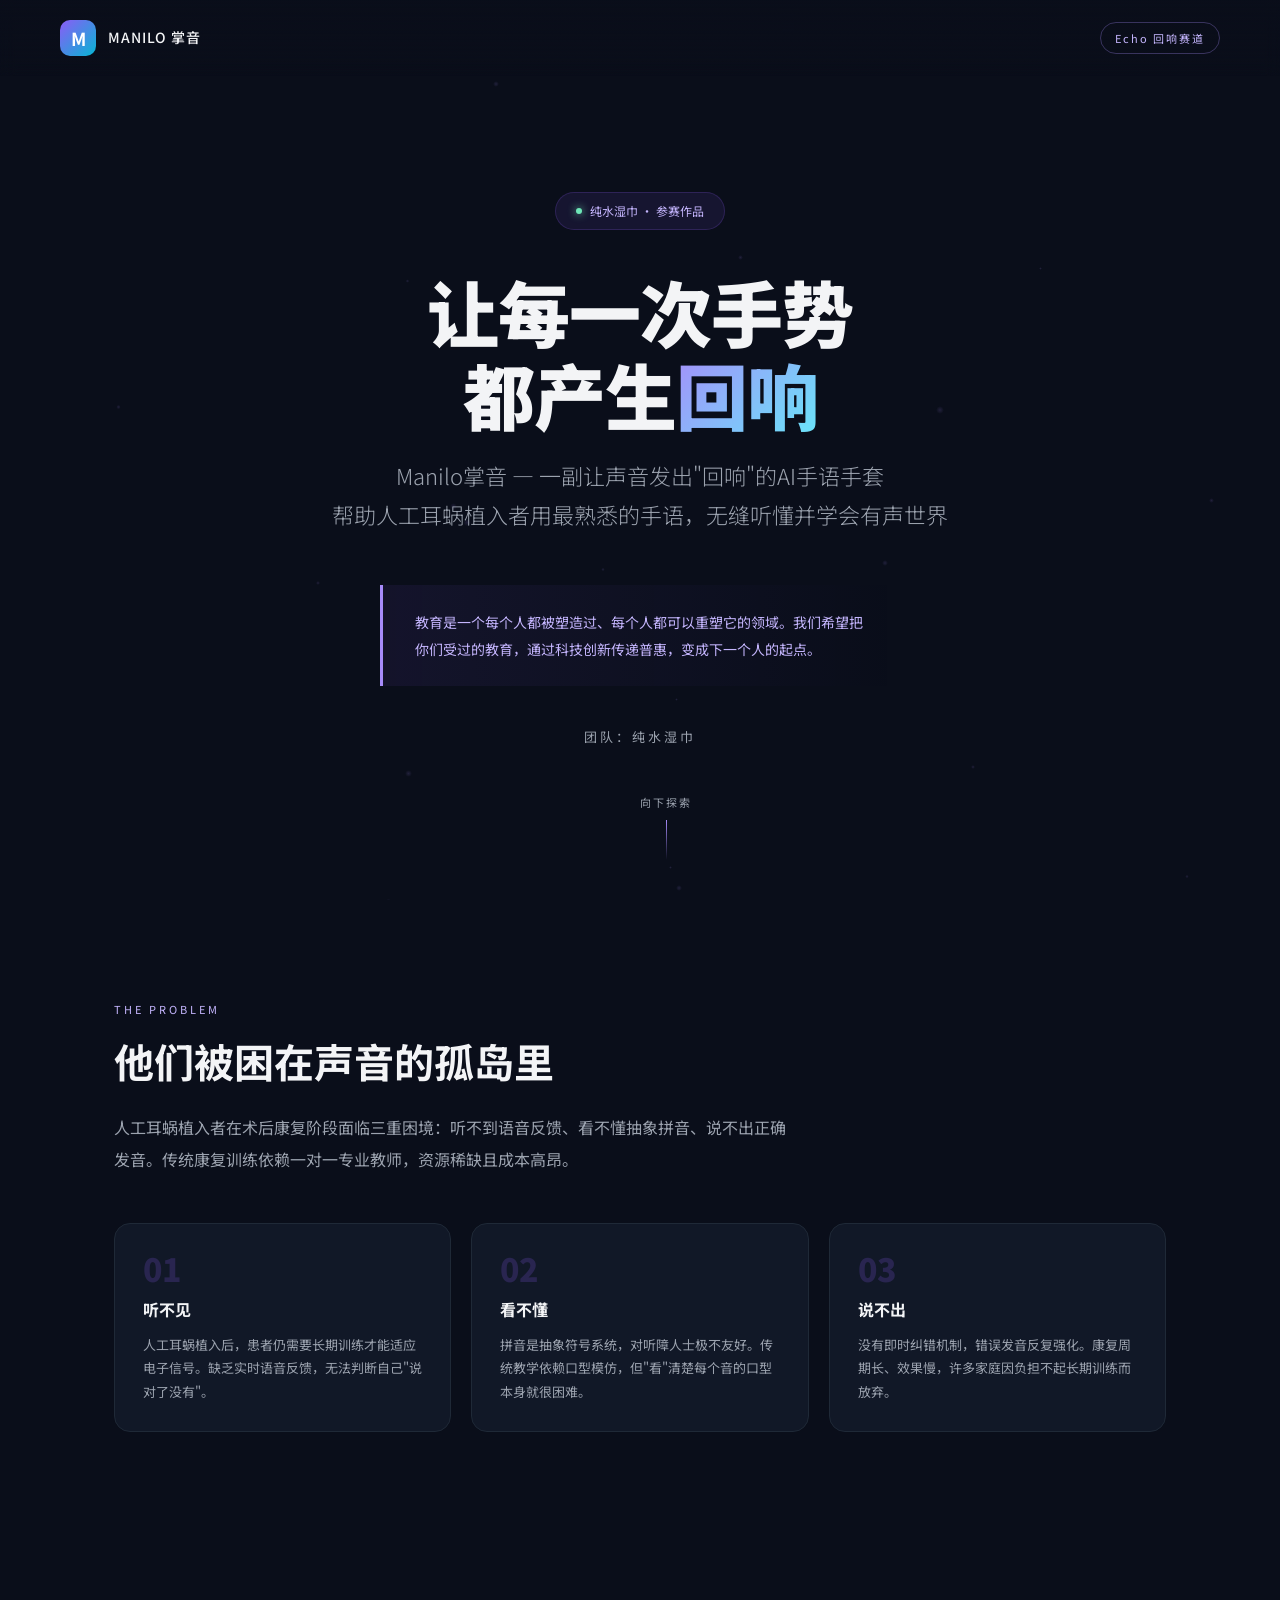
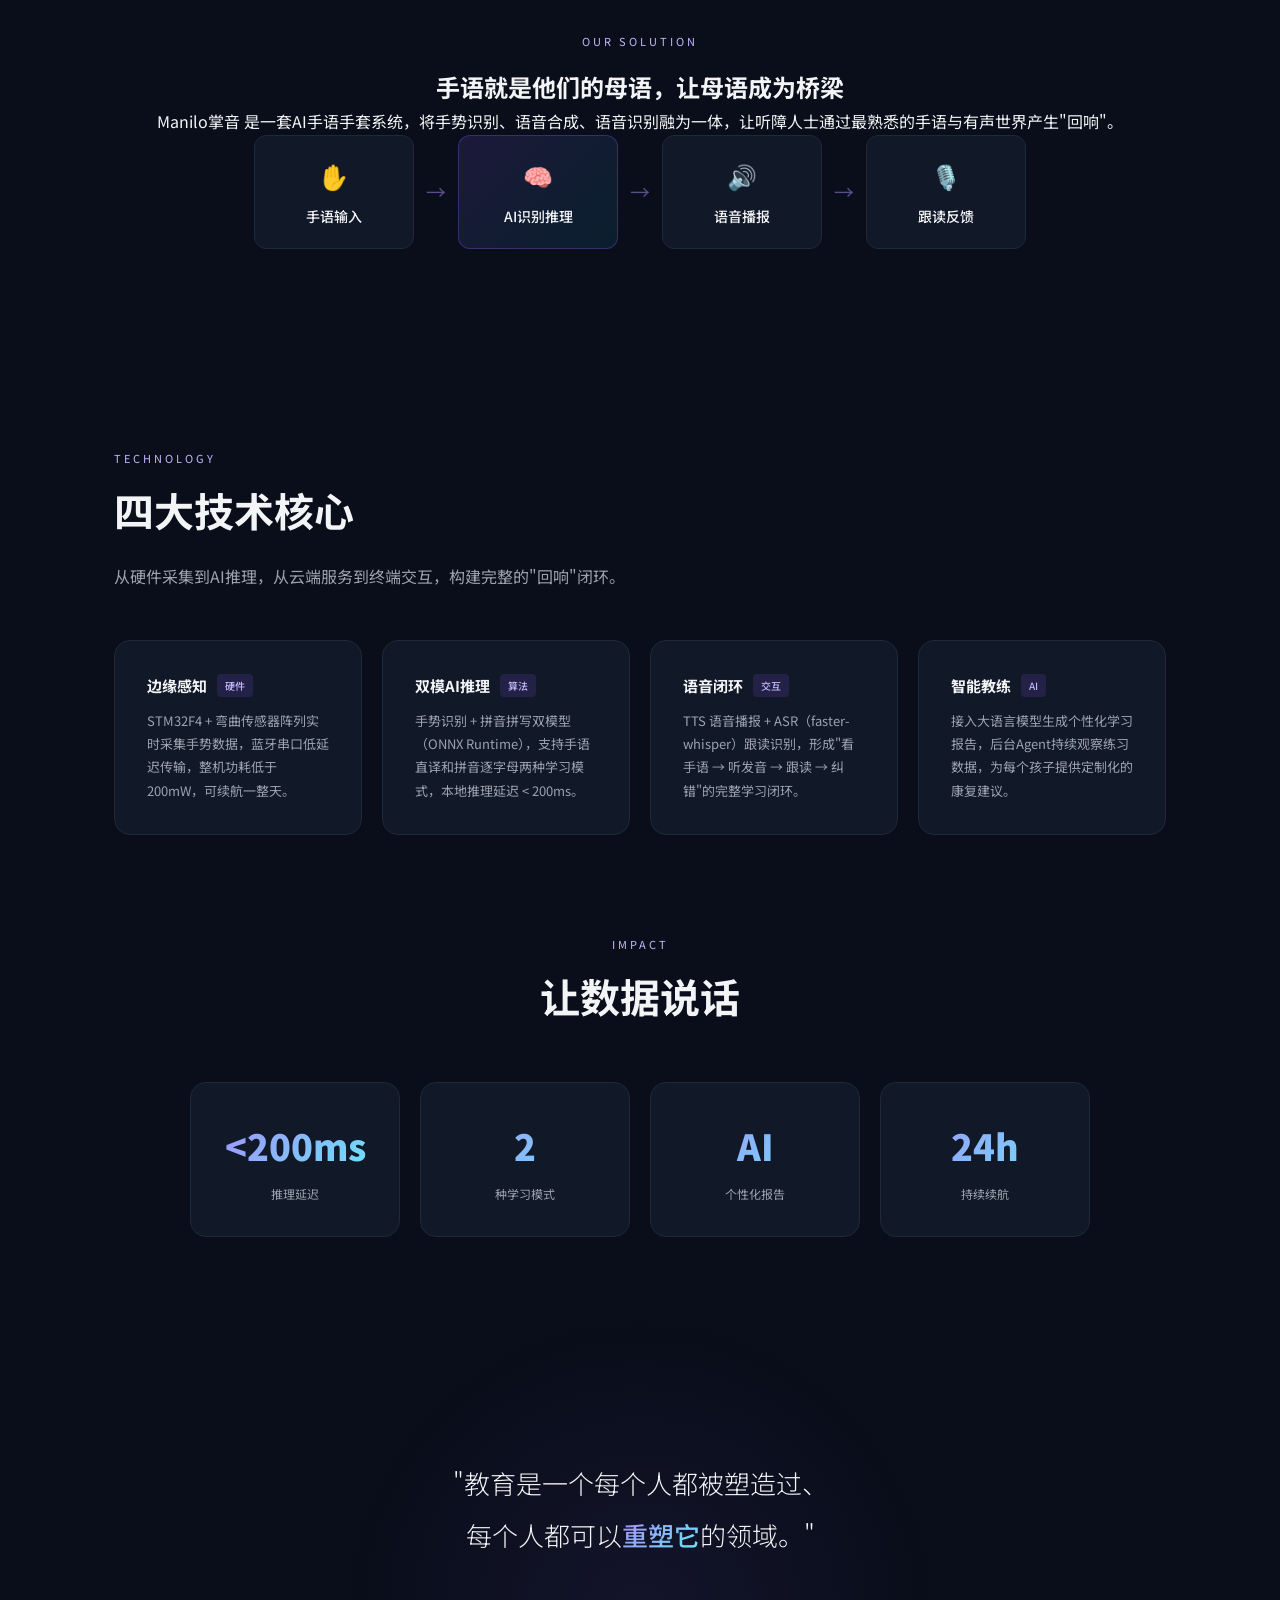
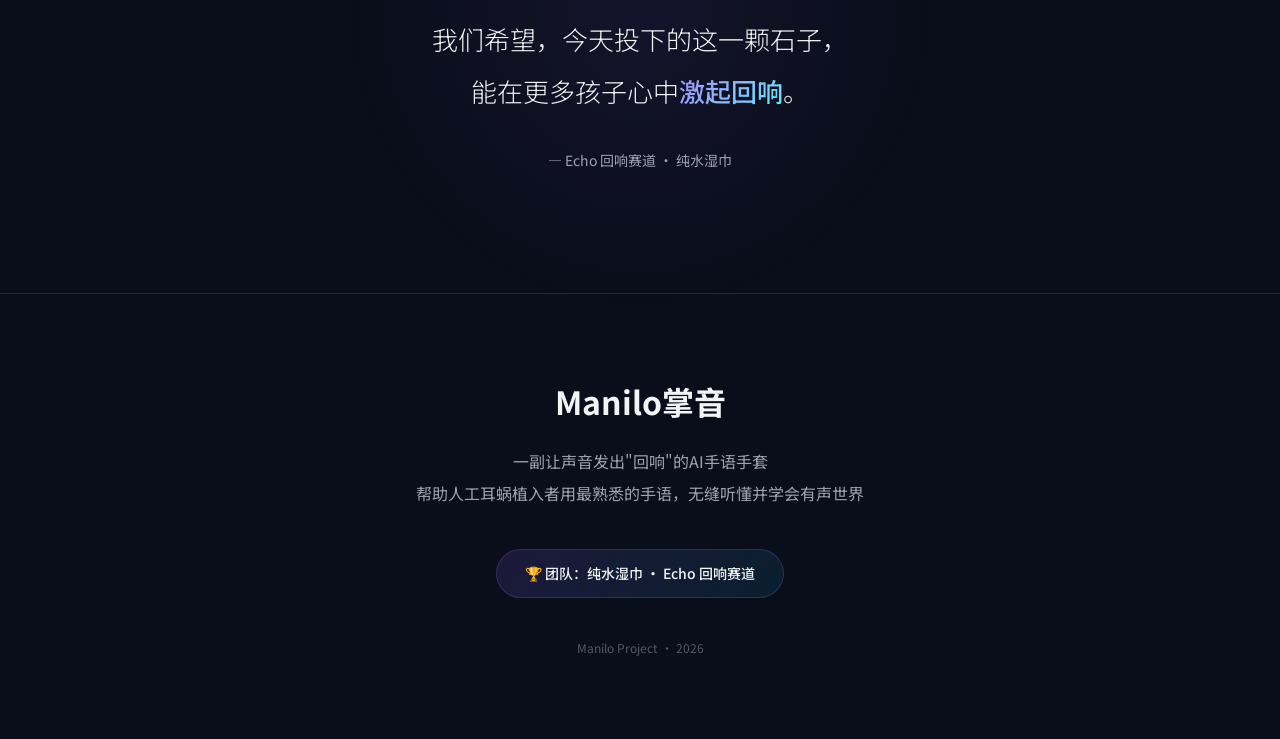
<file: showcase.html>
<!DOCTYPE html>
<html lang="zh-CN">
<head>
  <meta charset="UTF-8">
  <meta name="viewport" content="width=device-width, initial-scale=1.0">
  <title>Manilo掌音 — Echo回响赛道</title>
  <link href="https://fonts.googleapis.com/css2?family=Noto+Sans+SC:wght@300;400;500;700;900&display=swap" rel="stylesheet">
  <style>
    * { margin: 0; padding: 0; box-sizing: border-box; }
    :root {
      --bg: #0a0e1a;
      --surface: #111827;
      --line: #1f2937;
      --text: #f3f4f6;
      --muted: #9ca3af;
      --accent: #a78bfa;
      --accent-light: #c4b5fd;
      --cyan: #67e8f9;
      --green: #6ee7b7;
    }
    html { scroll-behavior: smooth; }
    body {
      font-family: "Noto Sans SC", "PingFang SC", sans-serif;
      background: var(--bg);
      color: var(--text);
      line-height: 1.7;
      overflow-x: hidden;
    }

    /* ===== 粒子背景 ===== */
    #particles {
      position: fixed;
      inset: 0;
      z-index: 0;
      pointer-events: none;
      overflow: hidden;
    }
    .particle {
      position: absolute;
      border-radius: 50%;
      background: radial-gradient(circle, var(--accent) 0%, transparent 70%);
      opacity: 0.15;
      animation: float 8s ease-in-out infinite;
    }
    @keyframes float {
      0%, 100% { transform: translateY(0) scale(1); }
      50% { transform: translateY(-30px) scale(1.1); }
    }

    /* ===== 导航 ===== */
    nav {
      position: fixed;
      top: 0;
      left: 0;
      right: 0;
      z-index: 100;
      display: flex;
      justify-content: space-between;
      align-items: center;
      padding: 20px 60px;
      background: linear-gradient(to bottom, rgba(10,14,26,0.9), transparent);
      backdrop-filter: blur(8px);
    }
    .nav-brand { display: flex; align-items: center; gap: 12px; }
    .nav-brand .logo-icon {
      width: 36px; height: 36px;
      border-radius: 10px;
      background: linear-gradient(135deg, #8b5cf6, #06b6d4);
      display: grid; place-items: center;
      font-size: 18px; font-weight: 700; color: white;
    }
    .nav-brand span { font-size: 14px; font-weight: 500; letter-spacing: 1px; }
    .nav-tag {
      padding: 6px 14px;
      border: 1px solid rgba(167,139,250,0.3);
      border-radius: 20px;
      font-size: 11px;
      color: var(--accent-light);
      letter-spacing: 2px;
    }

    /* ===== 主视觉区 ===== */
    .hero {
      position: relative;
      z-index: 1;
      min-height: 100vh;
      display: flex;
      flex-direction: column;
      justify-content: center;
      align-items: center;
      text-align: center;
      padding: 120px 20px 80px;
    }
    .hero-badge {
      display: inline-flex;
      align-items: center;
      gap: 8px;
      padding: 8px 20px;
      border-radius: 30px;
      background: rgba(139,92,246,0.1);
      border: 1px solid rgba(139,92,246,0.2);
      font-size: 12px;
      color: var(--accent-light);
      margin-bottom: 40px;
      animation: fadeInDown 1s ease;
    }
    .hero-badge::before {
      content: "";
      width: 6px; height: 6px;
      border-radius: 50%;
      background: var(--green);
      box-shadow: 0 0 8px var(--green);
      animation: pulse 2s infinite;
    }
    @keyframes pulse { 0%, 100% { opacity: 1; } 50% { opacity: 0.4; } }

    .hero h1 {
      font-size: clamp(40px, 6vw, 72px);
      font-weight: 900;
      line-height: 1.15;
      letter-spacing: -1px;
      margin-bottom: 20px;
      animation: fadeInUp 1s 0.2s both;
    }
    .hero h1 .highlight {
      background: linear-gradient(135deg, #a78bfa, #67e8f9);
      -webkit-background-clip: text;
      -webkit-text-fill-color: transparent;
      background-clip: text;
    }
    .hero-sub {
      font-size: clamp(16px, 2vw, 22px);
      color: var(--muted);
      max-width: 640px;
      margin-bottom: 50px;
      animation: fadeInUp 1s 0.4s both;
      font-weight: 300;
      line-height: 1.8;
    }
    .hero-quote {
      position: relative;
      max-width: 520px;
      padding: 24px 32px;
      border-left: 3px solid var(--accent);
      background: linear-gradient(90deg, rgba(139,92,246,0.08), transparent);
      font-size: 14px;
      color: #c4b5fd;
      text-align: left;
      animation: fadeInUp 1s 0.6s both;
      line-height: 1.9;
    }
    .hero-quote::before {
      content: """";
      position: absolute;
      top: 8px; left: 16px;
      font-size: 48px;
      color: rgba(139,92,246,0.15);
      font-family: Georgia, serif;
      line-height: 1;
    }
    .team-name {
      margin-top: 40px;
      font-size: 13px;
      color: var(--muted);
      letter-spacing: 3px;
      text-transform: uppercase;
      animation: fadeInUp 1s 0.8s both;
    }
    .scroll-hint {
      position: absolute;
      bottom: 40px;
      left: 50%;
      transform: translateX(-50%);
      display: flex;
      flex-direction: column;
      align-items: center;
      gap: 8px;
      color: var(--muted);
      font-size: 11px;
      letter-spacing: 2px;
      animation: fadeInUp 1s 1s both;
    }
    .scroll-hint::after {
      content: "";
      width: 1px;
      height: 40px;
      background: linear-gradient(to bottom, var(--accent), transparent);
      animation: scrollLine 2s ease-in-out infinite;
    }
    @keyframes scrollLine { 0%, 100% { transform: scaleY(1); opacity: 0.5; } 50% { transform: scaleY(0.6); opacity: 1; } }

    /* ===== 核心概念 ===== */
    .section {
      position: relative;
      z-index: 1;
      max-width: 1100px;
      margin: 0 auto;
      padding: 100px 24px;
    }
    .section-title {
      font-size: 11px;
      letter-spacing: 3px;
      color: var(--accent-light);
      margin-bottom: 16px;
      text-transform: uppercase;
    }
    .section h2 {
      font-size: clamp(28px, 4vw, 40px);
      font-weight: 700;
      margin-bottom: 24px;
      line-height: 1.3;
    }
    .section p {
      font-size: 16px;
      color: var(--muted);
      max-width: 680px;
      line-height: 2;
    }

    /* 问题卡片 */
    .problem-grid {
      display: grid;
      grid-template-columns: repeat(auto-fit, minmax(260px, 1fr));
      gap: 20px;
      margin-top: 48px;
    }
    .problem-card {
      padding: 28px;
      border-radius: 16px;
      background: var(--surface);
      border: 1px solid var(--line);
      transition: all 0.3s ease;
    }
    .problem-card:hover {
      border-color: rgba(139,92,246,0.3);
      transform: translateY(-4px);
    }
    .problem-card .num {
      font-size: 32px;
      font-weight: 900;
      color: rgba(139,92,246,0.2);
      line-height: 1;
      margin-bottom: 12px;
    }
    .problem-card h3 {
      font-size: 16px;
      font-weight: 700;
      margin-bottom: 10px;
    }
    .problem-card p {
      font-size: 13px;
      color: var(--muted);
      line-height: 1.8;
      max-width: none;
    }

    /* ===== 解决方案可视化 ===== */
    .solution-showcase {
      padding: 100px 24px;
      text-align: center;
    }
    .solution-showcase .section-title { text-align: center; }
    .solution-showcase h2 { text-align: center; }
    .solution-showcase > p { margin: 0 auto 60px; text-align: center; }
    .flow-diagram {
      display: flex;
      justify-content: center;
      align-items: center;
      flex-wrap: wrap;
      gap: 12px;
      max-width: 900px;
      margin: 0 auto;
    }
    .flow-step {
      padding: 20px 28px;
      border-radius: 12px;
      background: var(--surface);
      border: 1px solid var(--line);
      font-size: 14px;
      font-weight: 500;
      position: relative;
      min-width: 160px;
      text-align: center;
    }
    .flow-step .icon { font-size: 24px; margin-bottom: 8px; display: block; }
    .flow-arrow {
      color: var(--accent);
      font-size: 20px;
      opacity: 0.5;
    }
    .flow-step.highlight {
      background: linear-gradient(135deg, rgba(139,92,246,0.15), rgba(6,182,212,0.1));
      border-color: rgba(139,92,246,0.3);
    }

    /* ===== 技术亮点 ===== */
    .tech-grid {
      display: grid;
      grid-template-columns: repeat(auto-fit, minmax(240px, 1fr));
      gap: 20px;
      margin-top: 48px;
    }
    .tech-card {
      padding: 32px;
      border-radius: 16px;
      background: var(--surface);
      border: 1px solid var(--line);
      position: relative;
      overflow: hidden;
    }
    .tech-card::before {
      content: "";
      position: absolute;
      top: 0; left: 0; right: 0;
      height: 3px;
      background: linear-gradient(90deg, var(--accent), var(--cyan));
      opacity: 0;
      transition: opacity 0.3s;
    }
    .tech-card:hover::before { opacity: 1; }
    .tech-card h3 {
      font-size: 15px;
      font-weight: 700;
      margin-bottom: 10px;
      display: flex;
      align-items: center;
      gap: 10px;
    }
    .tech-card h3 .badge {
      padding: 3px 8px;
      border-radius: 4px;
      background: rgba(139,92,246,0.15);
      color: var(--accent-light);
      font-size: 10px;
      font-weight: 500;
    }
    .tech-card p {
      font-size: 13px;
      color: var(--muted);
      line-height: 1.8;
      max-width: none;
    }

    /* ===== 数据展示 ===== */
    .stats-bar {
      display: grid;
      grid-template-columns: repeat(4, 1fr);
      gap: 20px;
      max-width: 900px;
      margin: 60px auto 0;
    }
    .stat-item {
      text-align: center;
      padding: 32px 20px;
      border-radius: 16px;
      background: var(--surface);
      border: 1px solid var(--line);
    }
    .stat-item .num {
      font-size: 36px;
      font-weight: 900;
      background: linear-gradient(135deg, var(--accent), var(--cyan));
      -webkit-background-clip: text;
      -webkit-text-fill-color: transparent;
      background-clip: text;
    }
    .stat-item .label {
      font-size: 12px;
      color: var(--muted);
      margin-top: 8px;
    }

    /* ===== 回响主题 ===== */
    .echo-section {
      padding: 120px 24px;
      text-align: center;
      position: relative;
    }
    .echo-section::before {
      content: "";
      position: absolute;
      top: 50%; left: 50%;
      transform: translate(-50%, -50%);
      width: 600px; height: 600px;
      border-radius: 50%;
      background: radial-gradient(circle, rgba(139,92,246,0.08) 0%, transparent 70%);
      pointer-events: none;
    }
    .echo-quote {
      position: relative;
      z-index: 1;
      max-width: 680px;
      margin: 0 auto;
      font-size: clamp(18px, 3vw, 26px);
      font-weight: 300;
      line-height: 2;
      color: var(--text);
    }
    .echo-quote .highlight {
      background: linear-gradient(135deg, #a78bfa, #67e8f9);
      -webkit-background-clip: text;
      -webkit-text-fill-color: transparent;
      background-clip: text;
      font-weight: 500;
    }
    .echo-author {
      margin-top: 32px;
      font-size: 14px;
      color: var(--muted);
    }

    /* ===== 结尾 ===== */
    .footer {
      padding: 80px 24px;
      text-align: center;
      border-top: 1px solid var(--line);
    }
    .footer h2 {
      font-size: clamp(24px, 3vw, 32px);
      font-weight: 700;
      margin-bottom: 16px;
    }
    .footer p {
      color: var(--muted);
      max-width: 560px;
      margin: 0 auto 40px;
      line-height: 2;
    }
    .footer .team-tag {
      display: inline-flex;
      align-items: center;
      gap: 10px;
      padding: 12px 28px;
      border-radius: 30px;
      background: linear-gradient(135deg, rgba(139,92,246,0.15), rgba(6,182,212,0.1));
      border: 1px solid rgba(139,92,246,0.25);
      font-size: 14px;
      font-weight: 500;
    }
    .footer .copyright {
      margin-top: 40px;
      font-size: 12px;
      color: rgba(156,163,175,0.5);
    }

    /* ===== 动画 ===== */
    @keyframes fadeInUp {
      from { opacity: 0; transform: translateY(30px); }
      to { opacity: 1; transform: translateY(0); }
    }
    @keyframes fadeInDown {
      from { opacity: 0; transform: translateY(-20px); }
      to { opacity: 1; transform: translateY(0); }
    }
    .reveal {
      opacity: 0;
      transform: translateY(40px);
      transition: all 0.8s cubic-bezier(0.16, 1, 0.3, 1);
    }
    .reveal.visible {
      opacity: 1;
      transform: translateY(0);
    }

    @media (max-width: 768px) {
      nav { padding: 16px 24px; }
      .stats-bar { grid-template-columns: repeat(2, 1fr); }
      .flow-diagram { flex-direction: column; }
      .flow-arrow { transform: rotate(90deg); }
    }
  </style>
</head>
<body>

  <div id="particles"></div>

  <nav>
    <div class="nav-brand">
      <div class="logo-icon">M</div>
      <span>MANILO 掌音</span>
    </div>
    <div class="nav-tag">Echo 回响赛道</div>
  </nav>

  <!-- ===== 主视觉 ===== -->
  <section class="hero">
    <div class="hero-badge">纯水湿巾 · 参赛作品</div>
    <h1>
      让每一次手势<br>
      都产生<span class="highlight">回响</span>
    </h1>
    <p class="hero-sub">
      Manilo掌音 — 一副让声音发出"回响"的AI手语手套<br>
      帮助人工耳蜗植入者用最熟悉的手语，无缝听懂并学会有声世界
    </p>
    <div class="hero-quote">
      教育是一个每个人都被塑造过、每个人都可以重塑它的领域。我们希望把你们受过的教育，通过科技创新传递普惠，变成下一个人的起点。
    </div>
    <div class="team-name">团队：纯水湿巾</div>
    <div class="scroll-hint">向下探索</div>
  </section>

  <!-- ===== 核心问题 ===== -->
  <section class="section">
    <div class="reveal">
      <div class="section-title">The Problem</div>
      <h2>他们被困在声音的孤岛里</h2>
      <p>人工耳蜗植入者在术后康复阶段面临三重困境：听不到语音反馈、看不懂抽象拼音、说不出正确发音。传统康复训练依赖一对一专业教师，资源稀缺且成本高昂。</p>
    </div>
    <div class="problem-grid">
      <div class="problem-card reveal">
        <div class="num">01</div>
        <h3>听不见</h3>
        <p>人工耳蜗植入后，患者仍需要长期训练才能适应电子信号。缺乏实时语音反馈，无法判断自己"说对了没有"。</p>
      </div>
      <div class="problem-card reveal">
        <div class="num">02</div>
        <h3>看不懂</h3>
        <p>拼音是抽象符号系统，对听障人士极不友好。传统教学依赖口型模仿，但"看"清楚每个音的口型本身就很困难。</p>
      </div>
      <div class="problem-card reveal">
        <div class="num">03</div>
        <h3>说不出</h3>
        <p>没有即时纠错机制，错误发音反复强化。康复周期长、效果慢，许多家庭因负担不起长期训练而放弃。</p>
      </div>
    </div>
  </section>

  <!-- ===== 解决方案 ===== -->
  <section class="solution-showcase">
    <div class="reveal">
      <div class="section-title">Our Solution</div>
      <h2>手语就是他们的母语，让母语成为桥梁</h2>
      <p>Manilo掌音 是一套AI手语手套系统，将手势识别、语音合成、语音识别融为一体，让听障人士通过最熟悉的手语与有声世界产生"回响"。</p>
    </div>
    <div class="flow-diagram reveal">
      <div class="flow-step">
        <span class="icon">✋</span>
        手语输入
      </div>
      <div class="flow-arrow">→</div>
      <div class="flow-step highlight">
        <span class="icon">🧠</span>
        AI识别推理
      </div>
      <div class="flow-arrow">→</div>
      <div class="flow-step">
        <span class="icon">🔊</span>
        语音播报
      </div>
      <div class="flow-arrow">→</div>
      <div class="flow-step">
        <span class="icon">🎙️</span>
        跟读反馈
      </div>
    </div>
  </section>

  <!-- ===== 技术亮点 ===== -->
  <section class="section">
    <div class="reveal">
      <div class="section-title">Technology</div>
      <h2>四大技术核心</h2>
      <p>从硬件采集到AI推理，从云端服务到终端交互，构建完整的"回响"闭环。</p>
    </div>
    <div class="tech-grid">
      <div class="tech-card reveal">
        <h3>边缘感知 <span class="badge">硬件</span></h3>
        <p>STM32F4 + 弯曲传感器阵列实时采集手势数据，蓝牙串口低延迟传输，整机功耗低于 200mW，可续航一整天。</p>
      </div>
      <div class="tech-card reveal">
        <h3>双模AI推理 <span class="badge">算法</span></h3>
        <p>手势识别 + 拼音拼写双模型（ONNX Runtime），支持手语直译和拼音逐字母两种学习模式，本地推理延迟 &lt; 200ms。</p>
      </div>
      <div class="tech-card reveal">
        <h3>语音闭环 <span class="badge">交互</span></h3>
        <p>TTS 语音播报 + ASR（faster-whisper）跟读识别，形成"看手语 → 听发音 → 跟读 → 纠错"的完整学习闭环。</p>
      </div>
      <div class="tech-card reveal">
        <h3>智能教练 <span class="badge">AI</span></h3>
        <p>接入大语言模型生成个性化学习报告，后台Agent持续观察练习数据，为每个孩子提供定制化的康复建议。</p>
      </div>
    </div>
  </section>

  <!-- ===== 数据 ===== -->
  <section class="section" style="padding-top: 0;">
    <div class="reveal" style="text-align: center;">
      <div class="section-title">Impact</div>
      <h2>让数据说话</h2>
    </div>
    <div class="stats-bar reveal">
      <div class="stat-item">
        <div class="num">&lt;200ms</div>
        <div class="label">推理延迟</div>
      </div>
      <div class="stat-item">
        <div class="num">2</div>
        <div class="label">种学习模式</div>
      </div>
      <div class="stat-item">
        <div class="num">AI</div>
        <div class="label">个性化报告</div>
      </div>
      <div class="stat-item">
        <div class="num">24h</div>
        <div class="label">持续续航</div>
      </div>
    </div>
  </section>

  <!-- ===== 回响主题 ===== -->
  <section class="echo-section">
    <div class="reveal">
      <p class="echo-quote">
        "教育是一个每个人都被塑造过、<br>
        每个人都可以<span class="highlight">重塑它</span>的领域。"<br><br>
        我们希望，今天投下的这一颗石子，<br>
        能在更多孩子心中<span class="highlight">激起回响</span>。
      </p>
      <div class="echo-author">— Echo 回响赛道 · 纯水湿巾</div>
    </div>
  </section>

  <!-- ===== 结尾 ===== -->
  <section class="footer">
    <div class="reveal">
      <h2>Manilo掌音</h2>
      <p>一副让声音发出"回响"的AI手语手套<br>帮助人工耳蜗植入者用最熟悉的手语，无缝听懂并学会有声世界</p>
      <div class="team-tag">🏆 团队：纯水湿巾 · Echo 回响赛道</div>
      <div class="copyright">Manilo Project · 2026</div>
    </div>
  </section>

  <script>
    // 粒子效果
    const particlesContainer = document.getElementById('particles');
    for (let i = 0; i < 20; i++) {
      const p = document.createElement('div');
      p.className = 'particle';
      const size = Math.random() * 6 + 2;
      p.style.width = size + 'px';
      p.style.height = size + 'px';
      p.style.left = Math.random() * 100 + '%';
      p.style.top = Math.random() * 100 + '%';
      p.style.animationDelay = Math.random() * 5 + 's';
      p.style.animationDuration = (Math.random() * 6 + 6) + 's';
      particlesContainer.appendChild(p);
    }

    // 滚动显现
    const observer = new IntersectionObserver((entries) => {
      entries.forEach(entry => {
        if (entry.isIntersecting) {
          entry.target.classList.add('visible');
        }
      });
    }, { threshold: 0.1 });

    document.querySelectorAll('.reveal').forEach(el => observer.observe(el));
  </script>

</body>
</html>
</file>
